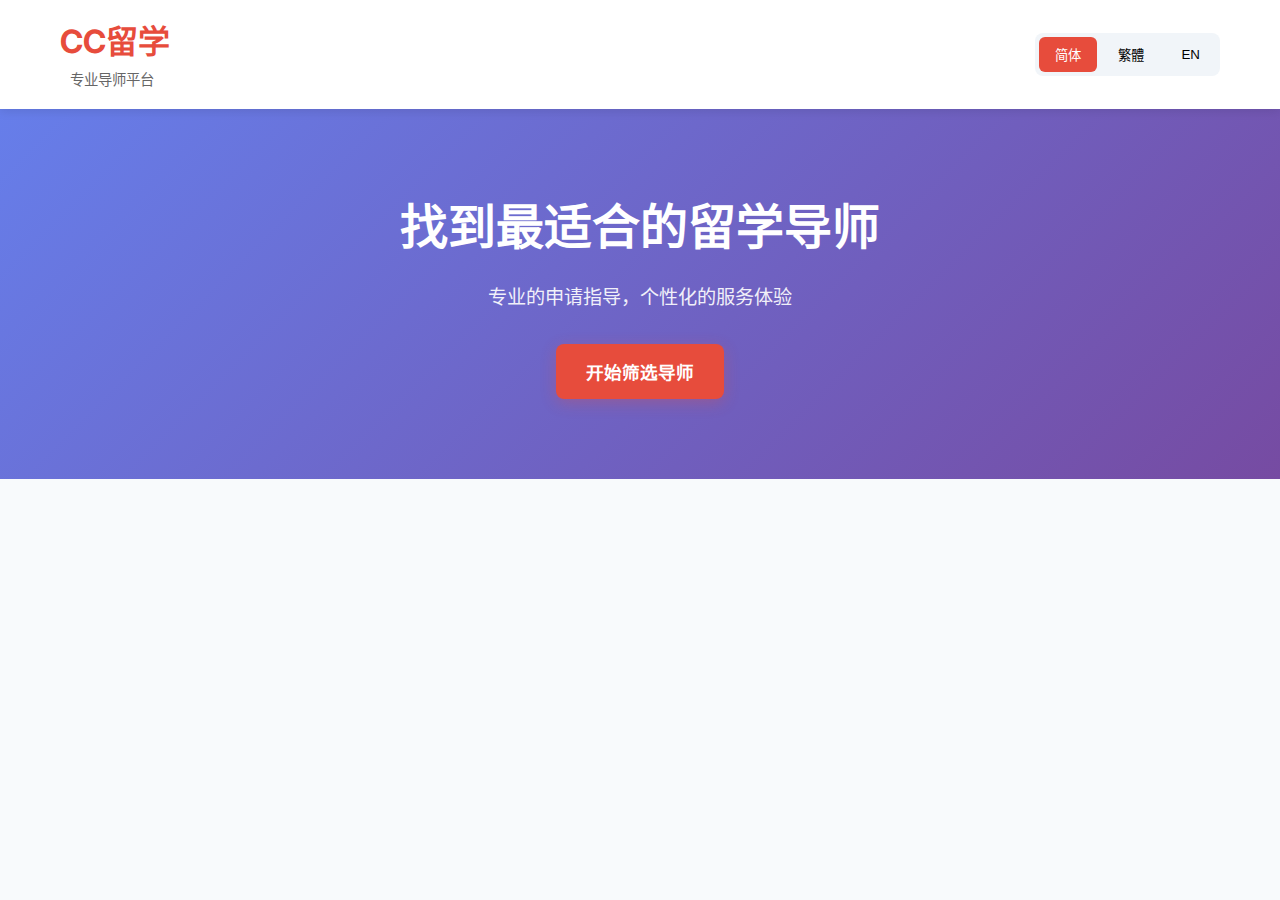
<file: index.html>
<!DOCTYPE html>
<html lang="zh-CN">
<head>
    <meta charset="UTF-8">
    <meta name="viewport" content="width=device-width, initial-scale=1.0">
    <title>CC留学 - 专业导师平台</title>
    <link rel="stylesheet" href="styles.css">
    <link href="https://fonts.googleapis.com/css2?family=Inter:wght@300;400;500;600;700&display=swap" rel="stylesheet">
    <link rel="stylesheet" href="https://cdnjs.cloudflare.com/ajax/libs/font-awesome/6.0.0/css/all.min.css">
</head>
<body>
    <!-- Header -->
    <header class="header">
        <div class="container">
            <div class="nav-brand">
                <h1>CC留学</h1>
                <span class="tagline" data-key="tagline">专业导师平台</span>
            </div>
            <nav class="nav-menu">
                <div class="language-switch">
                    <button class="lang-btn active" data-lang="zh-cn">简体</button>
                    <button class="lang-btn" data-lang="zh-tw">繁體</button>
                    <button class="lang-btn" data-lang="en">EN</button>
                </div>
            </nav>
        </div>
    </header>

    <!-- Hero Section -->
    <section class="hero">
        <div class="container">
            <h2 class="hero-title" data-key="hero-title">找到最适合的留学导师</h2>
            <p class="hero-subtitle" data-key="hero-subtitle">专业的申请指导，个性化的服务体验</p>
            <button class="cta-button" id="startFilter" data-key="start-filter">开始筛选导师</button>
        </div>
    </section>

    <!-- Filter Section -->
    <section class="filter-section" id="filterSection" style="display: none;">
        <div class="container">
            <div class="filter-card">
                <div class="filter-step" id="step1">
                    <h3 data-key="step1-title">选择目标地区</h3>
                    <div class="options-grid">
                        <button class="option-btn" data-value="美国">🇺🇸 <span data-key="usa">美国</span></button>
                        <button class="option-btn" data-value="英国">🇬🇧 <span data-key="uk">英国</span></button>
                        <button class="option-btn" data-value="加拿大">🇨🇦 <span data-key="canada">加拿大</span></button>
                        <button class="option-btn" data-value="香港">🇭🇰 <span data-key="hongkong">香港</span></button>
                        <button class="option-btn" data-value="澳洲">🇦🇺 <span data-key="australia">澳洲</span></button>
                        <button class="option-btn" data-value="新加坡">🇸🇬 <span data-key="singapore">新加坡</span></button>
                    </div>
                    <button class="next-btn" id="nextStep1" disabled data-key="next">下一步</button>
                </div>

                <div class="filter-step" id="step2" style="display: none;">
                    <h3 data-key="step2-title">选择心仪院校</h3>
                    <div class="search-box">
                        <input type="text" id="schoolSearch" placeholder="搜索院校..." data-key="search-school">
                        <i class="fas fa-search"></i>
                    </div>
                    <div class="options-grid" id="schoolOptions">
                        <!-- 动态生成 -->
                    </div>
                    <button class="next-btn" id="nextStep2" disabled data-key="next">下一步</button>
                </div>

                <div class="filter-step" id="step3" style="display: none;">
                    <h3 data-key="step3-title">选择专业方向</h3>
                    <div class="options-grid">
                        <button class="option-btn" data-value="商科">💼 <span data-key="business">商科</span></button>
                        <button class="option-btn" data-value="工程">⚙️ <span data-key="engineering">工程</span></button>
                        <button class="option-btn" data-value="计算机">💻 <span data-key="cs">计算机</span></button>
                        <button class="option-btn" data-value="医学">🩺 <span data-key="medicine">医学</span></button>
                        <button class="option-btn" data-value="艺术">🎨 <span data-key="arts">艺术</span></button>
                        <button class="option-btn" data-value="法律">⚖️ <span data-key="law">法律</span></button>
                        <button class="option-btn" data-value="教育">📚 <span data-key="education">教育</span></button>
                        <button class="option-btn" data-value="传媒">📺 <span data-key="media">传媒</span></button>
                    </div>
                    <button class="next-btn" id="showResults" disabled data-key="show-results">查看匹配导师</button>
                </div>
            </div>
        </div>
    </section>

    <!-- Results Section -->
    <section class="results-section" id="resultsSection" style="display: none;">
        <div class="container">
            <div class="results-header">
                <h3 data-key="results-title">为您推荐的导师</h3>
                <button class="reset-btn" id="resetFilter" data-key="reset-filter">重新筛选</button>
            </div>
            <div class="tutors-grid" id="tutorsGrid">
                <!-- 动态生成导师卡片 -->
            </div>
        </div>
    </section>

    <!-- Contact Modal -->
    <div class="modal" id="contactModal">
        <div class="modal-content">
            <span class="close">&times;</span>
            <div class="modal-header">
                <h3 data-key="contact-title">联系导师</h3>
            </div>
            <div class="modal-body">
                <div class="qr-code">
                    <img src="[data-uri]" alt="微信二维码" />
                </div>
                <div class="contact-text">
                    <p data-key="contact-message">如果对 <span id="tutorName"></span> 老师感兴趣</p>
                    <p data-key="contact-instruction">请添加CC留学微信，并备注老师编号：<span id="tutorCode"></span></p>
                </div>
            </div>
        </div>
    </div>

    <script src="script.js"></script>
</body>
</html>
</file>
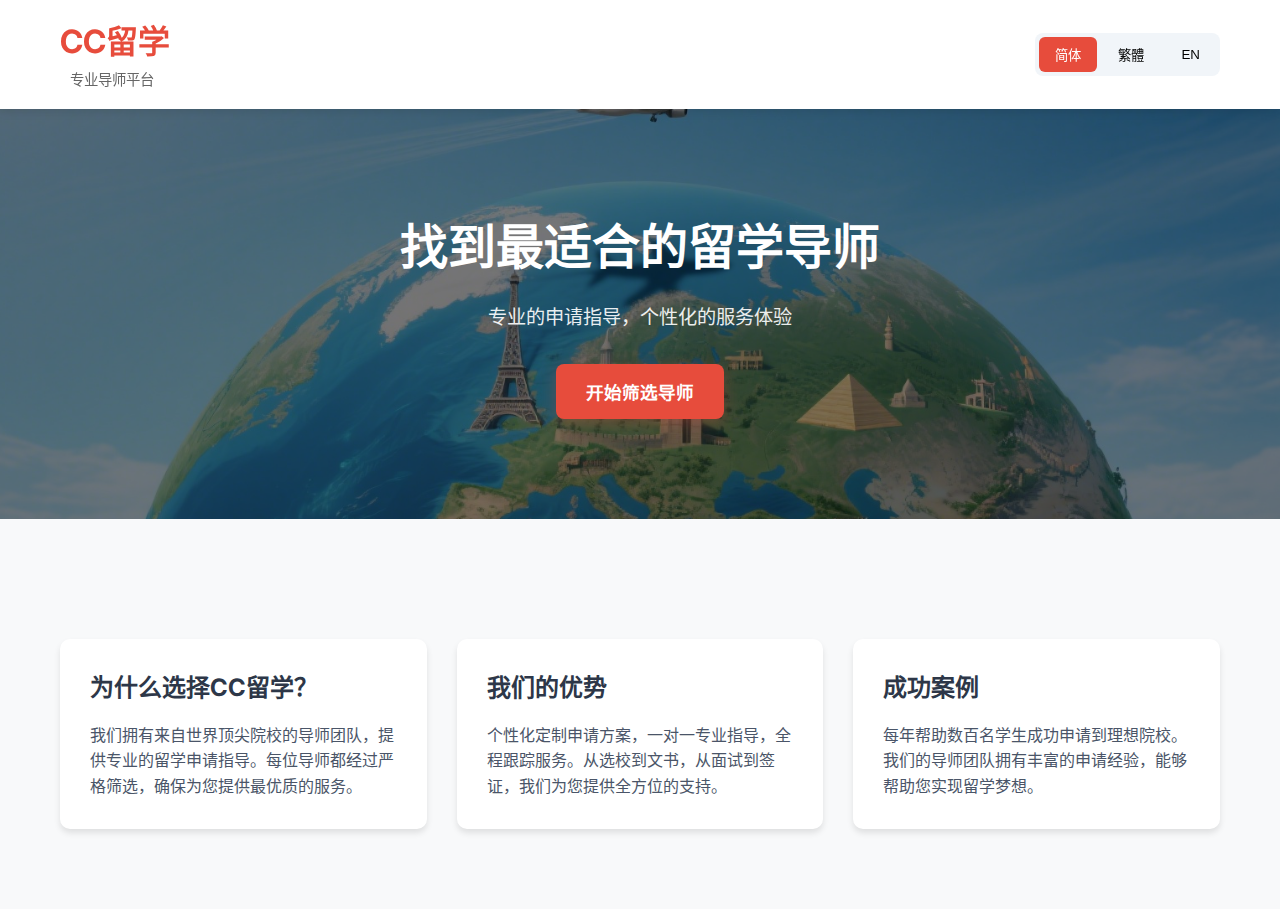
<file: static_site/index.html>
<!DOCTYPE html>
<html lang="zh-CN">
<head>
    <meta charset="UTF-8">
    <meta name="viewport" content="width=device-width, initial-scale=1.0">
    <title>CC留学 - 专业导师平台</title>
    <link rel="icon" type="image/png" href="images/logo.png">
    <link rel="stylesheet" href="styles.css">
    <link href="https://fonts.googleapis.com/css2?family=Inter:wght@300;400;500;600;700&display=swap" rel="stylesheet">
    <link rel="stylesheet" href="https://cdnjs.cloudflare.com/ajax/libs/font-awesome/6.0.0/css/all.min.css">
</head>
<body>
    <!-- Header -->
    <header class="header">
        <div class="container">
            <div class="nav-brand">
                <h1>CC留学</h1>
                <span class="tagline" data-key="tagline">专业导师平台</span>
            </div>
            <nav class="nav-menu">
                <div class="language-switch">
                    <button class="lang-btn active" data-lang="zh-cn">简体</button>
                    <button class="lang-btn" data-lang="zh-tw">繁體</button>
                    <button class="lang-btn" data-lang="en">EN</button>
                </div>
            </nav>
        </div>
    </header>

    <!-- Hero Section -->
    <section class="hero" style="background-image: url('images/背景.png');">
        <div class="container">
            <h2 class="hero-title" data-key="hero-title">找到最适合的留学导师</h2>
            <p class="hero-subtitle" data-key="hero-subtitle">专业的申请指导，个性化的服务体验</p>
            <button class="cta-button" id="startFilter" data-key="start-filter">开始筛选导师</button>
        </div>
    </section>

    <!-- Introduction Section -->
    <section class="intro-section">
        <div class="container">
            <div class="intro-grid">
                <div class="intro-card">
                    <h3 data-key="intro-title-1">为什么选择CC留学？</h3>
                    <p data-key="intro-content-1">我们拥有来自世界顶尖院校的导师团队，提供专业的留学申请指导。每位导师都经过严格筛选，确保为您提供最优质的服务。</p>
                </div>
                <div class="intro-card">
                    <h3 data-key="intro-title-2">我们的优势</h3>
                    <p data-key="intro-content-2">个性化定制申请方案，一对一专业指导，全程跟踪服务。从选校到文书，从面试到签证，我们为您提供全方位的支持。</p>
                </div>
                <div class="intro-card">
                    <h3 data-key="intro-title-3">成功案例</h3>
                    <p data-key="intro-content-3">每年帮助数百名学生成功申请到理想院校。我们的导师团队拥有丰富的申请经验，能够帮助您实现留学梦想。</p>
                </div>
            </div>
        </div>
    </section>

    <!-- Filter Section -->
    <section class="filter-section" id="filterSection" style="display: none;">
        <div class="container">
            <div class="filter-card">
                <div class="filter-step" id="step1">
                    <h3 data-key="step1-title">选择目标地区</h3>
                    <div class="options-grid">
                        <button class="option-btn" data-value="美国">🇺🇸 <span data-key="usa">美国</span></button>
                        <button class="option-btn" data-value="英国">🇬🇧 <span data-key="uk">英国</span></button>
                        <button class="option-btn" data-value="加拿大">🇨🇦 <span data-key="canada">加拿大</span></button>
                        <button class="option-btn" data-value="香港">🇭🇰 <span data-key="hongkong">香港</span></button>
                        <button class="option-btn" data-value="澳洲">🇦🇺 <span data-key="australia">澳洲</span></button>
                        <button class="option-btn" data-value="新加坡">🇸🇬 <span data-key="singapore">新加坡</span></button>
                    </div>
                    <button class="next-btn" id="nextStep1" disabled data-key="next">下一步</button>
                </div>

                <div class="filter-step" id="step2" style="display: none;">
                    <h3 data-key="step2-title">选择心仪院校（可多选）</h3>
                    <div class="search-box">
                        <input type="text" id="schoolSearch" placeholder="搜索院校..." data-key="search-school">
                        <i class="fas fa-search"></i>
                    </div>
                    <div class="options-grid" id="schoolOptions">
                        <!-- 动态生成 -->
                    </div>
                    <button class="next-btn" id="nextStep2" disabled data-key="next">下一步</button>
                </div>

                <div class="filter-step" id="step3" style="display: none;">
                    <h3 data-key="step3-title">选择专业方向（可多选）</h3>
                    <div class="options-grid">
                        <button class="option-btn" data-value="商科">💼 <span data-key="business">商科</span></button>
                        <button class="option-btn" data-value="工程">⚙️ <span data-key="engineering">工程</span></button>
                        <button class="option-btn" data-value="计算机">💻 <span data-key="cs">计算机</span></button>
                        <button class="option-btn" data-value="医学">🩺 <span data-key="medicine">医学</span></button>
                        <button class="option-btn" data-value="艺术">🎨 <span data-key="arts">艺术</span></button>
                        <button class="option-btn" data-value="法律">⚖️ <span data-key="law">法律</span></button>
                        <button class="option-btn" data-value="教育">📚 <span data-key="education">教育</span></button>
                        <button class="option-btn" data-value="传媒">📺 <span data-key="media">传媒</span></button>
                    </div>
                    <button class="next-btn" id="showResults" disabled data-key="show-results">查看匹配导师</button>
                </div>
            </div>
        </div>
    </section>

    <!-- Results Section -->
    <section class="results-section" id="resultsSection" style="display: none;">
        <div class="container">
            <div class="results-header">
                <h3 data-key="results-title">为您推荐的导师</h3>
                <button class="reset-btn" id="resetFilter" data-key="reset-filter">重新筛选</button>
            </div>
            <div class="tutors-grid" id="tutorsGrid">
                <!-- 动态生成导师卡片 -->
            </div>
        </div>
    </section>

    <!-- Contact Modal -->
    <div class="modal" id="contactModal">
        <div class="modal-content">
            <span class="close">&times;</span>
            <div class="modal-header">
                <h3 data-key="contact-title">联系导师</h3>
            </div>
            <div class="modal-body">
                <div class="qr-code">
                    <img src="images/qrcode.jpg" alt="微信二维码" style="width: 150px; height: 150px; border: 1px solid #ddd;" />
                </div>
                <div class="contact-text">
                    <p><span data-key="contact-message">如果对</span> <span id="tutorName"></span> <span data-key="contact-interest">老师感兴趣</span></p>
                    <p><span data-key="contact-instruction">请添加CC留学微信，并备注老师编号：</span> <span id="tutorCode"></span></p>
                </div>
            </div>
        </div>
    </div>

    <script src="script.js"></script>
</body>
</html>
</file>
<file: styles.css>
* {
    margin: 0;
    padding: 0;
    box-sizing: border-box;
}

body {
    font-family: 'Inter', -apple-system, BlinkMacSystemFont, 'Segoe UI', sans-serif;
    line-height: 1.6;
    color: #333;
    background: #f8fafc;
}

.container {
    max-width: 1200px;
    margin: 0 auto;
    padding: 0 20px;
}

/* Header */
.header {
    background: #fff;
    box-shadow: 0 2px 10px rgba(0,0,0,0.1);
    position: sticky;
    top: 0;
    z-index: 100;
}

.header .container {
    display: flex;
    justify-content: space-between;
    align-items: center;
    padding: 1rem 20px;
}

.nav-brand h1 {
    color: #e74c3c;
    font-size: 2rem;
    font-weight: 700;
}

.tagline {
    font-size: 0.9rem;
    color: #666;
    margin-left: 10px;
}

.language-switch {
    display: flex;
    gap: 5px;
    background: #f1f5f9;
    border-radius: 8px;
    padding: 4px;
}

.lang-btn {
    padding: 8px 16px;
    border: none;
    background: transparent;
    border-radius: 6px;
    cursor: pointer;
    font-weight: 500;
    transition: all 0.2s;
}

.lang-btn.active {
    background: #e74c3c;
    color: white;
}

.lang-btn:hover:not(.active) {
    background: #e2e8f0;
}

/* Hero Section */
.hero {
    background: linear-gradient(135deg, #667eea 0%, #764ba2 100%);
    color: white;
    padding: 80px 0;
    text-align: center;
}

.hero-title {
    font-size: 3rem;
    font-weight: 700;
    margin-bottom: 1rem;
}

.hero-subtitle {
    font-size: 1.2rem;
    margin-bottom: 2rem;
    opacity: 0.9;
}

.cta-button {
    background: #e74c3c;
    color: white;
    padding: 15px 30px;
    border: none;
    border-radius: 8px;
    font-size: 1.1rem;
    font-weight: 600;
    cursor: pointer;
    transition: all 0.3s;
    box-shadow: 0 4px 15px rgba(231, 76, 60, 0.3);
}

.cta-button:hover {
    transform: translateY(-2px);
    box-shadow: 0 6px 20px rgba(231, 76, 60, 0.4);
}

/* Filter Section */
.filter-section {
    padding: 60px 0;
}

.filter-card {
    background: white;
    border-radius: 16px;
    padding: 40px;
    box-shadow: 0 10px 30px rgba(0,0,0,0.1);
    max-width: 800px;
    margin: 0 auto;
}

.filter-step h3 {
    text-align: center;
    margin-bottom: 2rem;
    font-size: 1.5rem;
    color: #2d3748;
}

.options-grid {
    display: grid;
    grid-template-columns: repeat(auto-fit, minmax(200px, 1fr));
    gap: 15px;
    margin-bottom: 2rem;
}

.option-btn {
    padding: 15px 20px;
    border: 2px solid #e2e8f0;
    background: white;
    border-radius: 12px;
    cursor: pointer;
    transition: all 0.3s;
    font-size: 1rem;
    display: flex;
    align-items: center;
    gap: 10px;
}

.option-btn:hover {
    border-color: #e74c3c;
    transform: translateY(-2px);
    box-shadow: 0 4px 15px rgba(0,0,0,0.1);
}

.option-btn.selected {
    border-color: #e74c3c;
    background: #fef2f2;
    color: #e74c3c;
}

.search-box {
    position: relative;
    margin-bottom: 1rem;
}

.search-box input {
    width: 100%;
    padding: 12px 45px 12px 15px;
    border: 2px solid #e2e8f0;
    border-radius: 8px;
    font-size: 1rem;
}

.search-box i {
    position: absolute;
    right: 15px;
    top: 50%;
    transform: translateY(-50%);
    color: #666;
}

.next-btn {
    background: #e74c3c;
    color: white;
    padding: 12px 30px;
    border: none;
    border-radius: 8px;
    font-size: 1rem;
    font-weight: 600;
    cursor: pointer;
    display: block;
    margin: 0 auto;
    transition: all 0.3s;
}

.next-btn:disabled {
    background: #cbd5e0;
    cursor: not-allowed;
}

.next-btn:not(:disabled):hover {
    background: #c53030;
    transform: translateY(-1px);
}

/* Results Section */
.results-section {
    padding: 60px 0;
}

.results-header {
    display: flex;
    justify-content: space-between;
    align-items: center;
    margin-bottom: 2rem;
}

.results-header h3 {
    font-size: 1.8rem;
    color: #2d3748;
}

.reset-btn {
    background: #f7fafc;
    color: #4a5568;
    padding: 10px 20px;
    border: 1px solid #e2e8f0;
    border-radius: 8px;
    cursor: pointer;
    transition: all 0.3s;
}

.reset-btn:hover {
    background: #e2e8f0;
}

.tutors-grid {
    display: grid;
    grid-template-columns: repeat(auto-fill, minmax(350px, 1fr));
    gap: 24px;
}

.tutor-card {
    background: white;
    border-radius: 16px;
    padding: 24px;
    box-shadow: 0 4px 20px rgba(0,0,0,0.08);
    transition: all 0.3s;
    position: relative;
}

.tutor-card:hover {
    transform: translateY(-4px);
    box-shadow: 0 8px 30px rgba(0,0,0,0.12);
}

.tutor-header {
    display: flex;
    align-items: center;
    gap: 16px;
    margin-bottom: 16px;
}

.tutor-avatar {
    width: 60px;
    height: 60px;
    border-radius: 50%;
    background: linear-gradient(135deg, #667eea, #764ba2);
    display: flex;
    align-items: center;
    justify-content: center;
    color: white;
    font-size: 1.5rem;
    font-weight: 600;
}

.tutor-info h4 {
    font-size: 1.2rem;
    color: #2d3748;
    margin-bottom: 4px;
}

.tutor-school {
    color: #666;
    font-size: 0.9rem;
}

.tutor-details {
    margin-bottom: 16px;
}

.tutor-details p {
    margin-bottom: 8px;
    color: #4a5568;
    font-size: 0.9rem;
}

.tutor-tags {
    display: flex;
    flex-wrap: wrap;
    gap: 8px;
    margin-bottom: 16px;
}

.tag {
    background: #f1f5f9;
    color: #475569;
    padding: 4px 12px;
    border-radius: 16px;
    font-size: 0.8rem;
}

.tutor-price {
    font-size: 1.5rem;
    font-weight: 700;
    color: #e74c3c;
    margin-bottom: 16px;
}

.tutor-stats {
    display: flex;
    gap: 20px;
    margin-bottom: 16px;
    font-size: 0.9rem;
    color: #666;
}

.contact-btn {
    position: absolute;
    bottom: 16px;
    right: 16px;
    background: #e74c3c;
    color: white;
    border: none;
    padding: 8px 16px;
    border-radius: 6px;
    cursor: pointer;
    font-size: 0.9rem;
    transition: all 0.3s;
}

.contact-btn:hover {
    background: #c53030;
}

/* Modal Styles */
.modal {
    display: none;
    position: fixed;
    z-index: 1000;
    left: 0;
    top: 0;
    width: 100%;
    height: 100%;
    background-color: rgba(0, 0, 0, 0.5);
}

.modal-content {
    background-color: #fff;
    margin: 15% auto;
    padding: 20px;
    border-radius: 8px;
    width: 90%;
    max-width: 500px;
    position: relative;
    box-shadow: 0 4px 6px rgba(0, 0, 0, 0.1);
}

.close {
    position: absolute;
    right: 20px;
    top: 15px;
    font-size: 24px;
    font-weight: bold;
    color: #666;
    cursor: pointer;
}

.close:hover {
    color: #000;
}

.modal-header {
    margin-bottom: 20px;
    text-align: center;
}

.modal-body {
    display: flex;
    flex-direction: column;
    align-items: center;
    gap: 20px;
}

.qr-code {
    text-align: center;
}

.contact-text {
    text-align: center;
    color: #666;
}

.contact-text p {
    margin: 10px 0;
}

/* Responsive */
@media (max-width: 768px) {
    .hero-title {
        font-size: 2rem;
    }
    
    .filter-card {
        padding: 20px;
    }
    
    .options-grid {
        grid-template-columns: 1fr;
    }
    
    .tutors-grid {
        grid-template-columns: 1fr;
    }
    
    .results-header {
        flex-direction: column;
        gap: 1rem;
        align-items: stretch;
    }
    
    .modal-content {
        margin: 20% auto;
        width: 95%;
    }
}

@media (max-width: 480px) {
    .header .container {
        flex-direction: column;
        gap: 1rem;
    }
    
    .hero {
        padding: 40px 0;
    }
    
    .hero-title {
        font-size: 1.8rem;
    }
}
</file>
<file: static_site/styles.css>
* {
    margin: 0;
    padding: 0;
    box-sizing: border-box;
}

body {
    font-family: 'Inter', -apple-system, BlinkMacSystemFont, 'Segoe UI', sans-serif;
    line-height: 1.6;
    color: #333;
    background: #f8fafc;
}

.container {
    max-width: 1200px;
    margin: 0 auto;
    padding: 0 20px;
}

/* Header */
.header {
    background: #fff;
    box-shadow: 0 2px 10px rgba(0,0,0,0.1);
    position: sticky;
    top: 0;
    z-index: 100;
}

.header .container {
    display: flex;
    justify-content: space-between;
    align-items: center;
    padding: 1rem 20px;
}

.nav-brand h1 {
    color: #e74c3c;
    font-size: 2rem;
    font-weight: 700;
}

.tagline {
    font-size: 0.9rem;
    color: #666;
    margin-left: 10px;
}

.language-switch {
    display: flex;
    gap: 5px;
    background: #f1f5f9;
    border-radius: 8px;
    padding: 4px;
}

.lang-btn {
    padding: 8px 16px;
    border: none;
    background: transparent;
    border-radius: 6px;
    cursor: pointer;
    font-weight: 500;
    transition: all 0.2s;
}

.lang-btn.active {
    background: #e74c3c;
    color: white;
}

.lang-btn:hover:not(.active) {
    background: #e2e8f0;
}

/* Hero Section */
.hero {
    background-size: cover;
    background-position: center;
    background-repeat: no-repeat;
    padding: 100px 0;
    text-align: center;
    color: white;
    position: relative;
}

.hero::before {
    content: '';
    position: absolute;
    top: 0;
    left: 0;
    right: 0;
    bottom: 0;
    background: rgba(0, 0, 0, 0.5);
    z-index: 1;
}

.hero .container {
    position: relative;
    z-index: 2;
}

.hero-title {
    font-size: 3rem;
    font-weight: 700;
    margin-bottom: 1rem;
}

.hero-subtitle {
    font-size: 1.2rem;
    margin-bottom: 2rem;
    opacity: 0.9;
}

.cta-button {
    background: #e74c3c;
    color: white;
    padding: 15px 30px;
    border: none;
    border-radius: 8px;
    font-size: 1.1rem;
    font-weight: 600;
    cursor: pointer;
    transition: all 0.3s;
    box-shadow: 0 4px 15px rgba(231, 76, 60, 0.3);
}

.cta-button:hover {
    transform: translateY(-2px);
    box-shadow: 0 6px 20px rgba(231, 76, 60, 0.4);
}

/* Filter Section */
.filter-section {
    padding: 60px 0;
}

.filter-card {
    background: white;
    border-radius: 16px;
    padding: 40px;
    box-shadow: 0 10px 30px rgba(0,0,0,0.1);
    max-width: 800px;
    margin: 0 auto;
}

.filter-step h3 {
    text-align: center;
    margin-bottom: 2rem;
    font-size: 1.5rem;
    color: #2d3748;
}

.options-grid {
    display: grid;
    grid-template-columns: repeat(auto-fit, minmax(200px, 1fr));
    gap: 15px;
    margin-bottom: 2rem;
}

.option-btn {
    padding: 15px 20px;
    border: 2px solid #e2e8f0;
    background: white;
    border-radius: 12px;
    cursor: pointer;
    transition: all 0.3s;
    font-size: 1rem;
    display: flex;
    align-items: center;
    gap: 10px;
}

.option-btn:hover {
    border-color: #e74c3c;
    transform: translateY(-2px);
    box-shadow: 0 4px 15px rgba(0,0,0,0.1);
}

.option-btn.selected {
    border-color: #e74c3c;
    background: #fef2f2;
    color: #e74c3c;
}

.search-box {
    position: relative;
    margin-bottom: 1rem;
}

.search-box input {
    width: 100%;
    padding: 12px 45px 12px 15px;
    border: 2px solid #e2e8f0;
    border-radius: 8px;
    font-size: 1rem;
}

.search-box i {
    position: absolute;
    right: 15px;
    top: 50%;
    transform: translateY(-50%);
    color: #666;
}

.next-btn {
    background: #e74c3c;
    color: white;
    padding: 12px 30px;
    border: none;
    border-radius: 8px;
    font-size: 1rem;
    font-weight: 600;
    cursor: pointer;
    display: block;
    margin: 0 auto;
    transition: all 0.3s;
}

.next-btn:disabled {
    background: #cbd5e0;
    cursor: not-allowed;
}

.next-btn:not(:disabled):hover {
    background: #c53030;
    transform: translateY(-1px);
}

/* Results Section */
.results-section {
    padding: 60px 0;
}

.results-header {
    display: flex;
    justify-content: space-between;
    align-items: center;
    margin-bottom: 2rem;
}

.results-header h3 {
    font-size: 1.8rem;
    color: #2d3748;
}

.reset-btn {
    background: #f7fafc;
    color: #4a5568;
    padding: 10px 20px;
    border: 1px solid #e2e8f0;
    border-radius: 8px;
    cursor: pointer;
    transition: all 0.3s;
}

.reset-btn:hover {
    background: #e2e8f0;
}

.tutors-grid {
    display: grid;
    grid-template-columns: repeat(auto-fill, minmax(350px, 1fr));
    gap: 24px;
}

.tutor-card {
    background: white;
    border-radius: 16px;
    padding: 24px;
    box-shadow: 0 4px 20px rgba(0,0,0,0.08);
    transition: all 0.3s;
    position: relative;
}

.tutor-card:hover {
    transform: translateY(-4px);
    box-shadow: 0 8px 30px rgba(0,0,0,0.12);
}

.tutor-header {
    display: flex;
    align-items: center;
    gap: 16px;
    margin-bottom: 16px;
}

.tutor-avatar {
    width: 60px;
    height: 60px;
    border-radius: 50%;
    background: linear-gradient(135deg, #667eea, #764ba2);
    display: flex;
    align-items: center;
    justify-content: center;
    color: white;
    font-size: 1.5rem;
    font-weight: 600;
}

.tutor-info h4 {
    font-size: 1.2rem;
    color: #2d3748;
    margin-bottom: 4px;
}

.tutor-school {
    color: #666;
    font-size: 0.9rem;
}

.tutor-details {
    margin-bottom: 16px;
}

.tutor-details p {
    margin-bottom: 8px;
    color: #4a5568;
    font-size: 0.9rem;
}

.tutor-tags {
    display: flex;
    flex-wrap: wrap;
    gap: 8px;
    margin-bottom: 16px;
}

.tag {
    background: #f1f5f9;
    color: #475569;
    padding: 4px 12px;
    border-radius: 16px;
    font-size: 0.8rem;
}

.tutor-price {
    font-size: 1.5rem;
    font-weight: 700;
    color: #e74c3c;
    margin-bottom: 16px;
}

.tutor-stats {
    display: flex;
    gap: 20px;
    margin-bottom: 16px;
    font-size: 0.9rem;
    color: #666;
}

.contact-btn {
    position: absolute;
    bottom: 16px;
    right: 16px;
    background: #e74c3c;
    color: white;
    border: none;
    padding: 8px 16px;
    border-radius: 6px;
    cursor: pointer;
    font-size: 0.9rem;
    transition: all 0.3s;
}

.contact-btn:hover {
    background: #c53030;
}

/* Modal Styles */
.modal {
    display: none;
    position: fixed;
    z-index: 1000;
    left: 0;
    top: 0;
    width: 100%;
    height: 100%;
    background-color: rgba(0, 0, 0, 0.5);
}

.modal-content {
    background-color: #fff;
    margin: 15% auto;
    padding: 20px;
    border-radius: 8px;
    width: 90%;
    max-width: 500px;
    position: relative;
    box-shadow: 0 4px 6px rgba(0, 0, 0, 0.1);
}

.close {
    position: absolute;
    right: 20px;
    top: 15px;
    font-size: 24px;
    font-weight: bold;
    color: #666;
    cursor: pointer;
}

.close:hover {
    color: #000;
}

.modal-header {
    margin-bottom: 20px;
    text-align: center;
}

.modal-body {
    display: flex;
    flex-direction: column;
    align-items: center;
    gap: 20px;
}

.qr-code {
    text-align: center;
}

.contact-text {
    text-align: center;
    color: #666;
}

.contact-text p {
    margin: 10px 0;
}

/* Introduction Section */
.intro-section {
    padding: 80px 0;
    background-color: #f8f9fa;
}

.intro-grid {
    display: grid;
    grid-template-columns: repeat(auto-fit, minmax(300px, 1fr));
    gap: 30px;
    margin-top: 40px;
}

.intro-card {
    background: white;
    padding: 30px;
    border-radius: 10px;
    box-shadow: 0 4px 6px rgba(0, 0, 0, 0.1);
    transition: transform 0.3s ease;
}

.intro-card:hover {
    transform: translateY(-5px);
}

.intro-card h3 {
    color: #2d3748;
    margin-bottom: 15px;
    font-size: 1.5rem;
}

.intro-card p {
    color: #4a5568;
    line-height: 1.6;
}

/* Responsive */
@media (max-width: 768px) {
    .hero-title {
        font-size: 2rem;
    }
    
    .filter-card {
        padding: 20px;
    }
    
    .options-grid {
        grid-template-columns: 1fr;
    }
    
    .tutors-grid {
        grid-template-columns: 1fr;
    }
    
    .results-header {
        flex-direction: column;
        gap: 1rem;
        align-items: stretch;
    }
    
    .modal-content {
        margin: 20% auto;
        width: 95%;
    }
    
    .intro-grid {
        grid-template-columns: 1fr;
    }
    
    .hero {
        padding: 60px 0;
    }
}

@media (max-width: 480px) {
    .header .container {
        flex-direction: column;
        gap: 1rem;
    }
    
    .hero {
        padding: 40px 0;
    }
    
    .hero-title {
        font-size: 1.8rem;
    }
}
</file>
